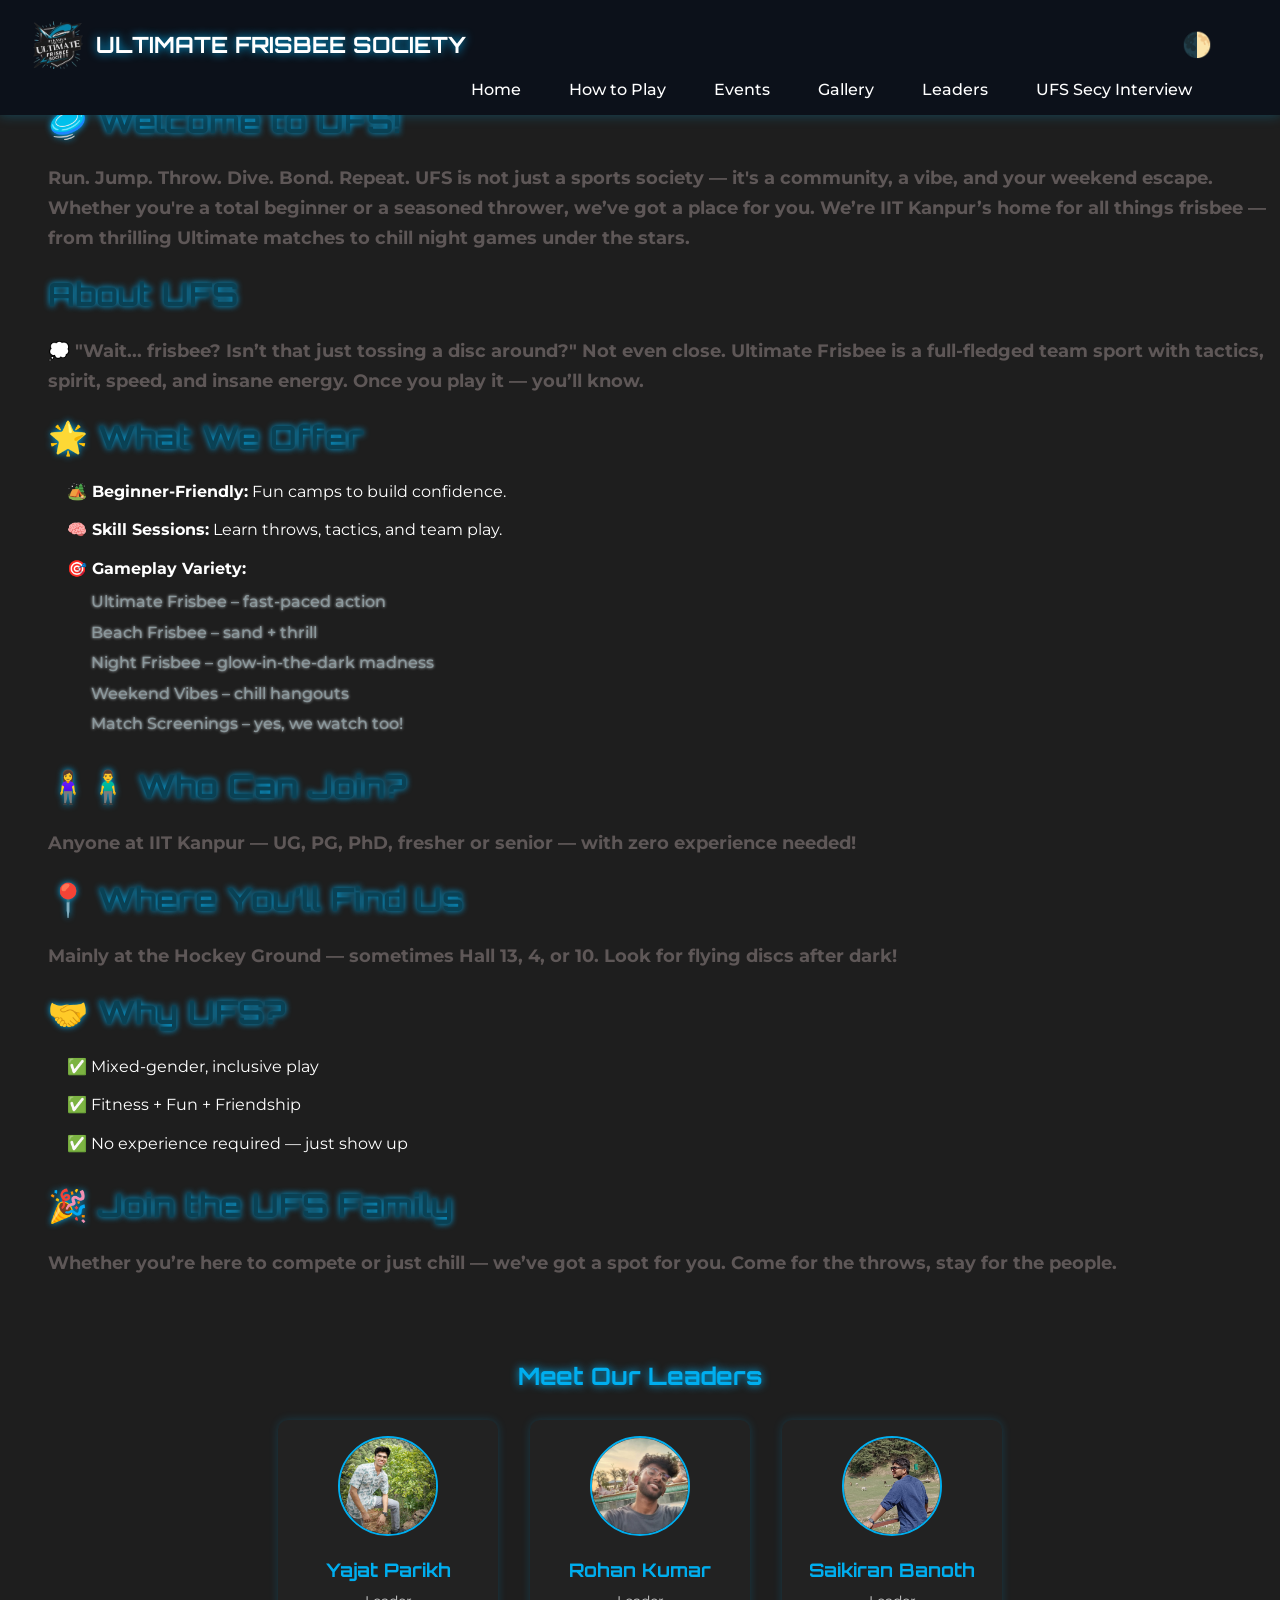
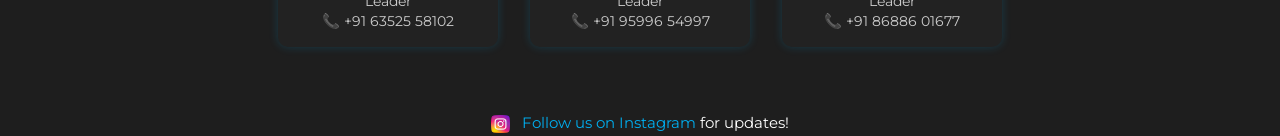
<file: index.html>
<!DOCTYPE html>
<html lang="en">
<head>
  <meta charset="UTF-8" />
  <meta name="viewport" content="width=device-width, initial-scale=1.0"/>
  <title>Ultimate Frisbee Society | IIT Kanpur</title>
  <link href="https://fonts.googleapis.com/css2?family=Orbitron:wght@600&family=Montserrat&display=swap" rel="stylesheet">
  <link rel="stylesheet" href="style.css" />
</head>
<body>
 <header class="ufs-navbar">
  <div class="ufs-logo-title">
    <img src="images/logos/logo.jpg" alt="UFS Logo" class="ufs-logo" />
    <span class="ufs-title">ULTIMATE FRISBEE SOCIETY</span>
  </div>
    <button class="theme-toggle" onclick="toggleTheme()">🌓</button>
  <!-- 🔽 Added hamburger toggle button -->
  <button class="nav-toggle" onclick="toggleNav()">☰</button>

  <nav class="ufs-nav">
    <ul class="ufs-nav-links" id="ufsNavLinks">
      <li><a href="index.html">Home</a></li>
      <li><a href="rules.html">How to Play</a></li>
      <li><a href="events.html">Events</a></li>
      <li><a href="gallery.html">Gallery</a></li>
      <li><a href="team.html">Leaders</a></li>
      <li><a href="interview.html">UFS Secy Interview</a></li>
    </ul>
  </nav>
</header>
  <section id="home" class="home-section">
  <h2>🥏 Welcome to UFS!</h2>
  <p>Run. Jump. Throw. Dive. Bond. Repeat.
UFS is not just a sports society — it's a community, a vibe, and your weekend escape. Whether you're a total beginner or a seasoned thrower, we’ve got a place for you. We’re IIT Kanpur’s home for all things frisbee — from thrilling Ultimate matches to chill night games under the stars.
</p>
</section>
<section id="about" class="page-section">
  <h2>About UFS</h2>
  <p>
    💭 "Wait... frisbee? Isn’t that just tossing a disc around?"
Not even close.
Ultimate Frisbee is a full-fledged team sport with tactics, spirit, speed, and insane energy. Once you play it — you’ll know.
  </p>
  <h2>🌟 What We Offer</h2>
  <ul>
  <li><strong>🏕️ Beginner-Friendly:</strong> Fun camps to build confidence.</li>
  <li><strong>🧠 Skill Sessions:</strong> Learn throws, tactics, and team play.</li>
  <li>
    <strong>🎯 Gameplay Variety:</strong>
    <ul>
      <h4>Ultimate Frisbee – fast-paced action</h4>
      <h4>Beach Frisbee – sand + thrill</h4>
      <h4>Night Frisbee – glow-in-the-dark madness</h4>
      <h4>Weekend Vibes – chill hangouts</h4>
      <h4>Match Screenings – yes, we watch too!</h4>
    </ul>
  </li>
</ul>

  <h2>🧍‍♀️🧍‍♂️ Who Can Join?</h2>
  <p>Anyone at IIT Kanpur — UG, PG, PhD, fresher or senior — with zero experience needed!</p>

  <h2>📍 Where You’ll Find Us</h2>
  <p>Mainly at the Hockey Ground — sometimes Hall 13, 4, or 10. Look for flying discs after dark!</p>

  <h2>🤝 Why UFS?</h2>
  <ul>
    <li>✅ Mixed-gender, inclusive play</li>
    <li>✅ Fitness + Fun + Friendship</li>
    <li>✅ No experience required — just show up</li>
  </ul>

  <h2>🎉 Join the UFS Family</h2>
  <p>Whether you’re here to compete or just chill — we’ve got a spot for you. Come for the throws, stay for the people.</p>
</section>
<section class="contact-section">
  <h2>Meet Our Leaders</h2>
  <div class="contact-cards">
    <div class="contact-card">
      <img src="images/team/yajat.jpeg" alt="Yajat Parikh" />
      <h3>Yajat Parikh</h3>
      <p class="desc">Leader<br>📞 +91 63525 58102</p>
    </div>
    <div class="contact-card">
      <img src="images/team/rohan.jpeg" alt="Rohan Kumar" />
      <h3>Rohan Kumar</h3>
      <p class="desc">Leader<br>📞 +91 95996 54997</p>
    </div>
    <div class="contact-card">
      <img src="images/team/saikiran.jpg" alt="Saikiran Banoth" />
      <h3>Saikiran Banoth</h3>
      <p class="desc">Leader<br>📞 +91 86886 01677</p>
    </div>
  </div>
</section>

<div class="footer">
  <p>
    <img src="images/logos/instagram.png" alt="Instagram" class="icon">
    <a href="https://www.instagram.com/ultimatefrisbee_iitk/" target="_blank">Follow us on Instagram</a> for updates!
  </p>
</div>
  <script>
function toggleNav() {
  document.getElementById("ufsNavLinks").classList.toggle("show");
}

function toggleTheme() {
  document.body.classList.toggle('light-theme');
  localStorage.setItem('theme', document.body.classList.contains('light-theme') ? 'light' : 'dark');
}

// Load saved theme on startup
window.onload = () => {
  const savedTheme = localStorage.getItem('theme');
  if (savedTheme === 'light') {
    document.body.classList.add('light-theme');
  }
};
</script>
  <script src="script.js"></script>
</body>
</html>
</file>
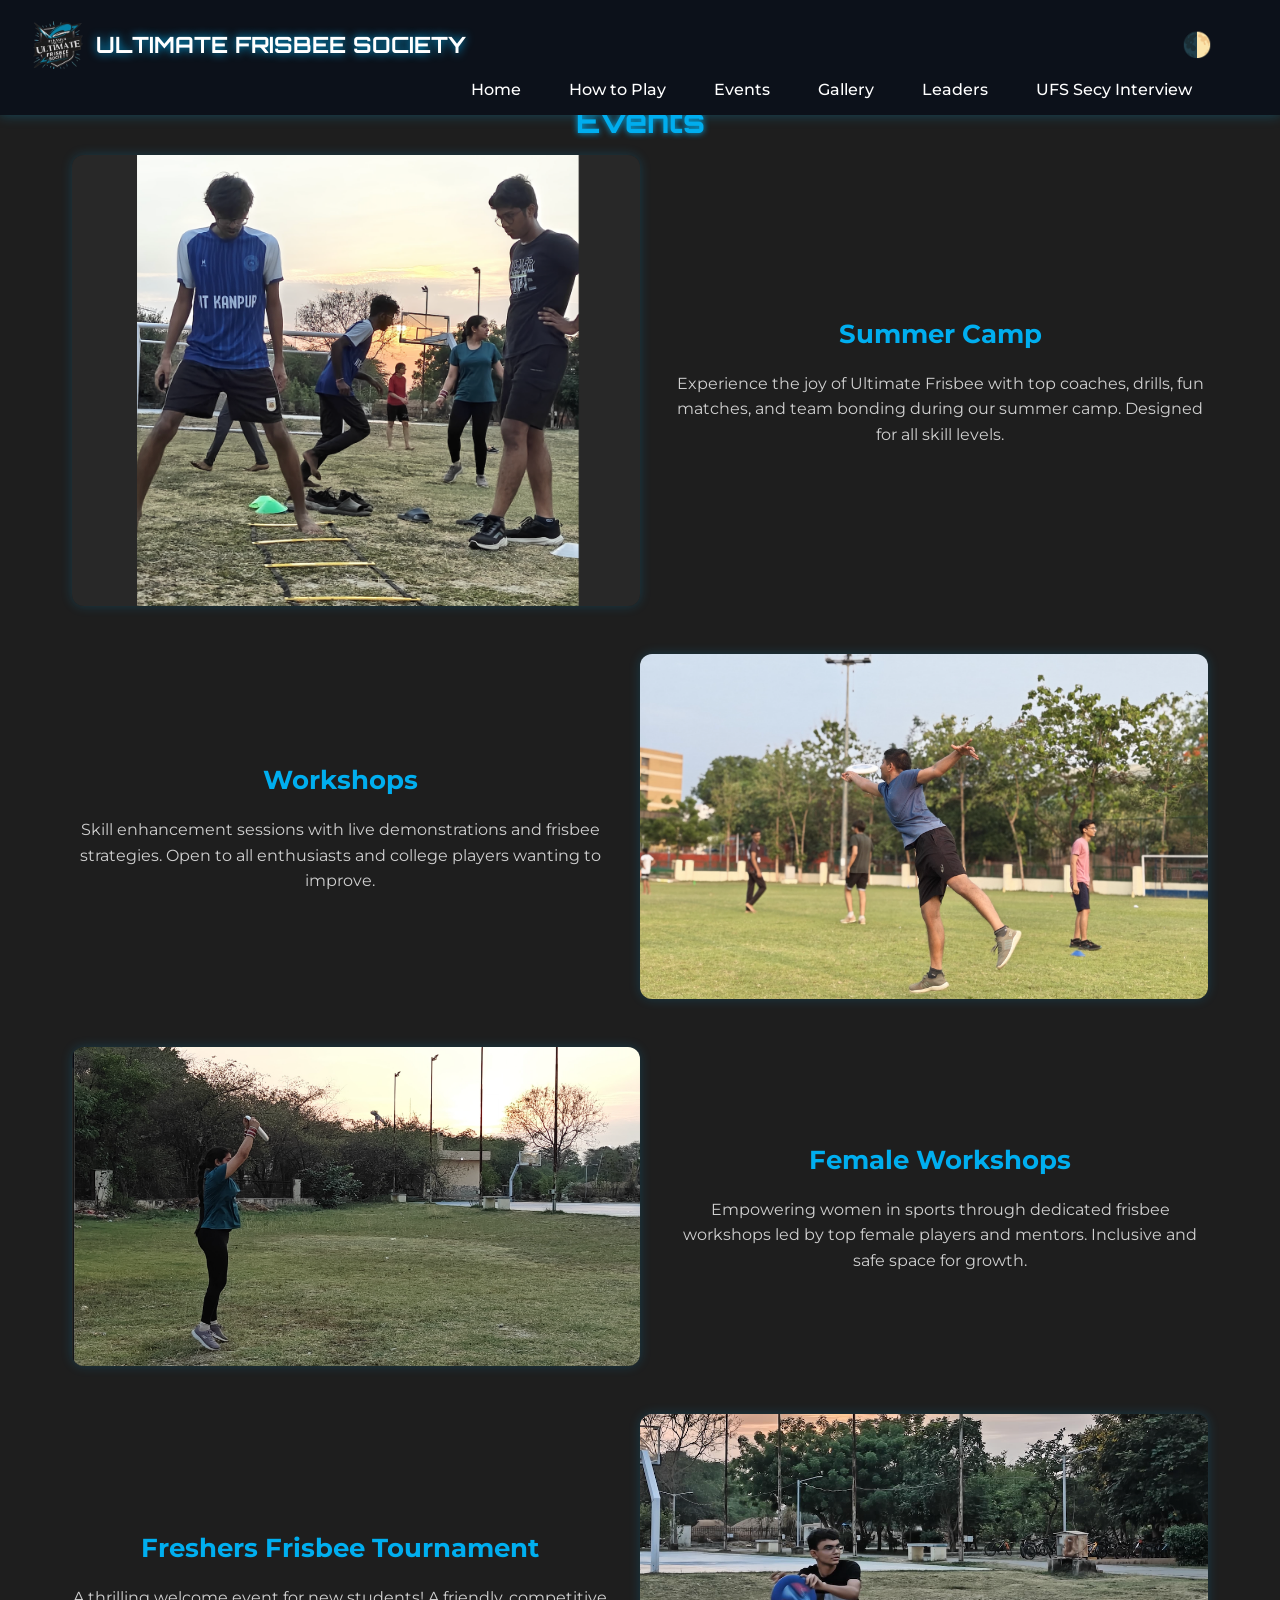
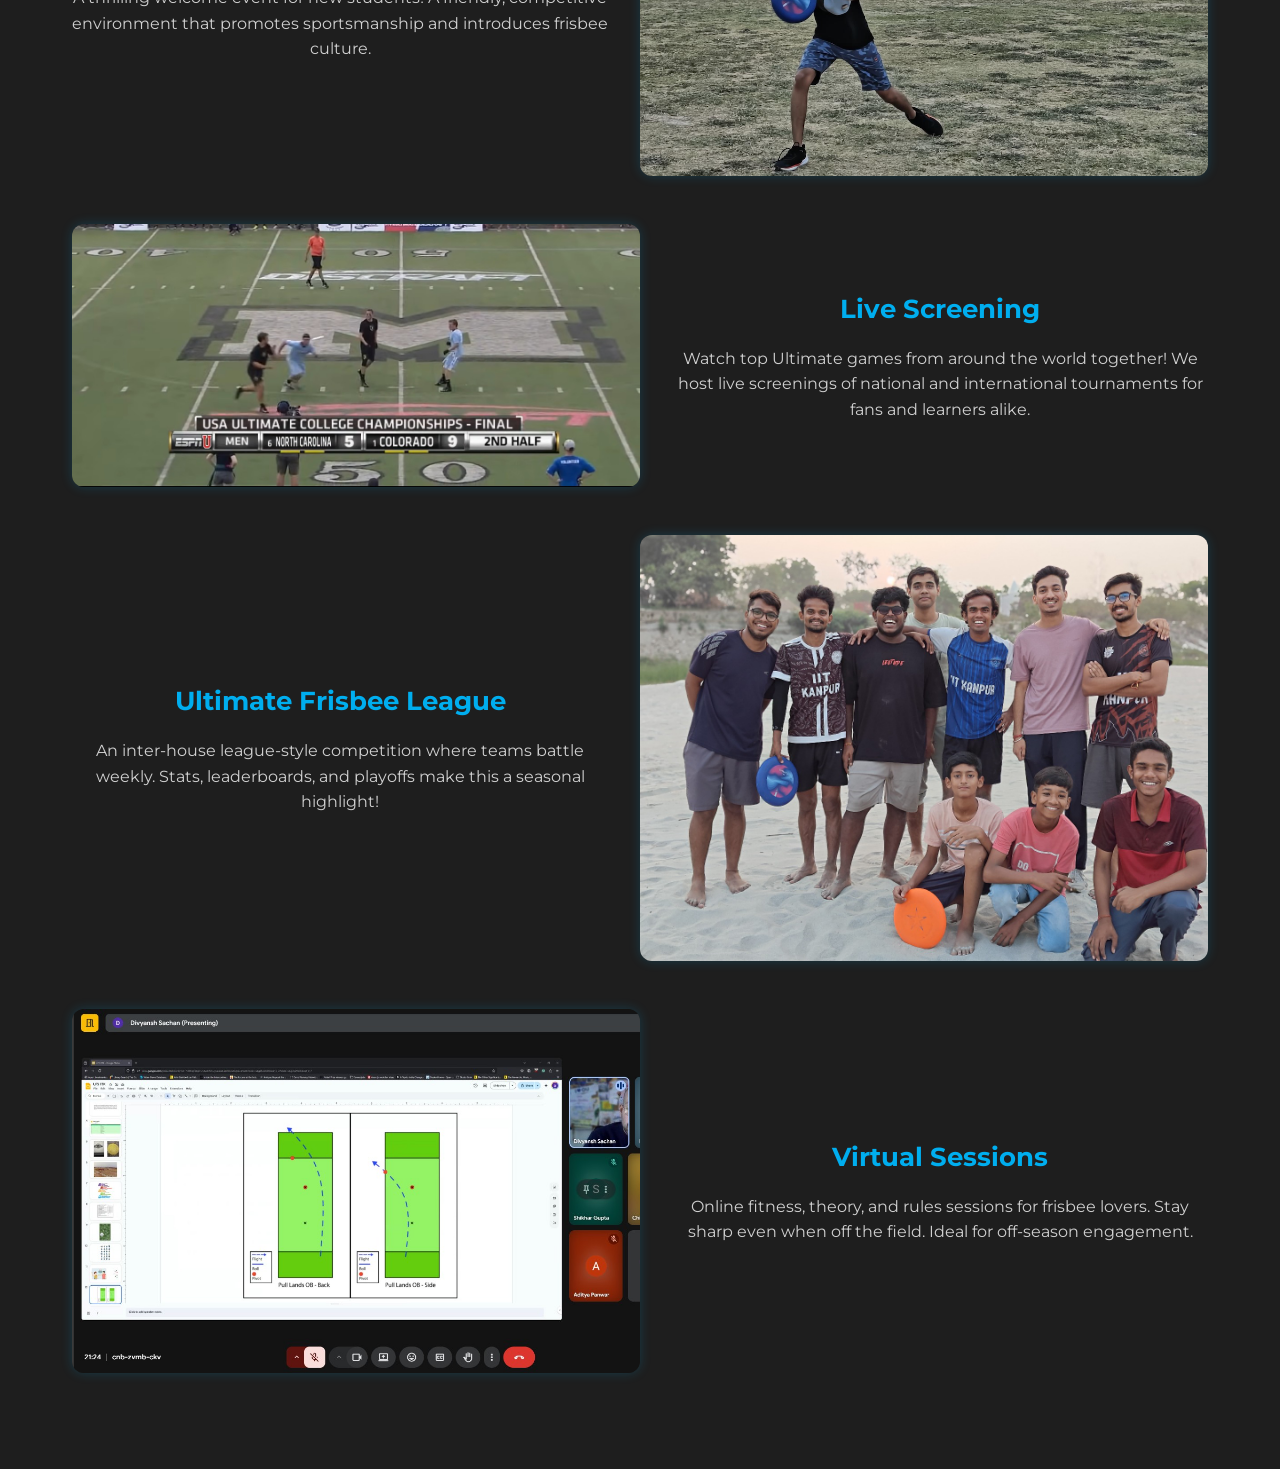
<file: events.html>
<!DOCTYPE html>
<html lang="en">
<head>
  <meta charset="UTF-8" />
  <meta name="viewport" content="width=device-width, initial-scale=1.0"/>
  <title>UFS Events</title>
  <link href="https://fonts.googleapis.com/css2?family=Orbitron:wght@600&family=Montserrat&display=swap" rel="stylesheet">
  <link rel="stylesheet" href="style.css" />
</head>
<body>
  <!-- Navbar -->
  <nav class="ufs-navbar">
    <div class="ufs-logo-title">
      <img src="images/logos/logo.jpg" alt="UFS Logo" class="ufs-logo" />
      <span class="ufs-title">ULTIMATE FRISBEE SOCIETY</span>
    </div>
    <button class="nav-toggle" onclick="toggleNav()">☰</button>
    <!-- Theme Toggle Button -->
<button class="theme-toggle" onclick="toggleTheme()">🌓</button>

    <div class="ufs-nav">
      <ul class="ufs-nav-links" id="ufsNavLinks">
        <li><a href="index.html">Home</a></li>
        <li><a href="rules.html">How to Play</a></li>
        <li><a href="events.html">Events</a></li>
        <li><a href="gallery.html">Gallery</a></li>
        <li><a href="team.html">Leaders</a></li>
        <li><a href="interview.html">UFS Secy Interview</a></li>
      </ul>
    </div>
  </nav>
  <!-- Events -->
  <main class="events-section">
    <h2 class="events-heading">Events</h2>

    <div class="event-block">
      <img src="images/events/summerCamp.png" alt="Summer Camp" class="event-img" />
      <div class="event-content">
        <h3>Summer Camp</h3>
        <p>Experience the joy of Ultimate Frisbee with top coaches, drills, fun matches, and team bonding during our summer camp. Designed for all skill levels.</p>
      </div>
    </div>

    <div class="event-block reverse">
      <img src="images/events/workshop.jpg" alt="Workshops" class="event-img" />
      <div class="event-content">
        <h3>Workshops</h3>
        <p>Skill enhancement sessions with live demonstrations and frisbee strategies. Open to all enthusiasts and college players wanting to improve.</p>
      </div>
    </div>

    <div class="event-block">
      <img src="images/events/female workshops.png" alt="Female Workshops" class="event-img" />
      <div class="event-content">
        <h3>Female Workshops</h3>
        <p>Empowering women in sports through dedicated frisbee workshops led by top female players and mentors. Inclusive and safe space for growth.</p>
      </div>
    </div>

    <div class="event-block reverse">
      <img src="images/events/WhatsApp Image 2025-05-29 at 22.11.06.jpeg" alt="Freshers Tournament" class="event-img" />
      <div class="event-content">
        <h3>Freshers Frisbee Tournament</h3>
        <p>A thrilling welcome event for new students! A friendly, competitive environment that promotes sportsmanship and introduces frisbee culture.</p>
      </div>
    </div>

    <div class="event-block">
      <img src="images/events/screening.jpg" alt="Live Screening" class="event-img" />
      <div class="event-content">
        <h3>Live Screening</h3>
        <p>Watch top Ultimate games from around the world together! We host live screenings of national and international tournaments for fans and learners alike.</p>
      </div>
    </div>

    <div class="event-block reverse">
      <img src="images/events/ultimate frisbee league.jpg" alt="Frisbee League" class="event-img" />
      <div class="event-content">
        <h3>Ultimate Frisbee League</h3>
        <p>An inter-house league-style competition where teams battle weekly. Stats, leaderboards, and playoffs make this a seasonal highlight!</p>
      </div>
    </div>

    <div class="event-block">
      <img src="images/events/virtualSession.jpg" alt="Virtual Sessions" class="event-img" />
      <div class="event-content">
        <h3>Virtual Sessions</h3>
        <p>Online fitness, theory, and rules sessions for frisbee lovers. Stay sharp even when off the field. Ideal for off-season engagement.</p>
      </div>
    </div>
  </main>

  <script src="script.js"></script>
</body>
</html>
</file>
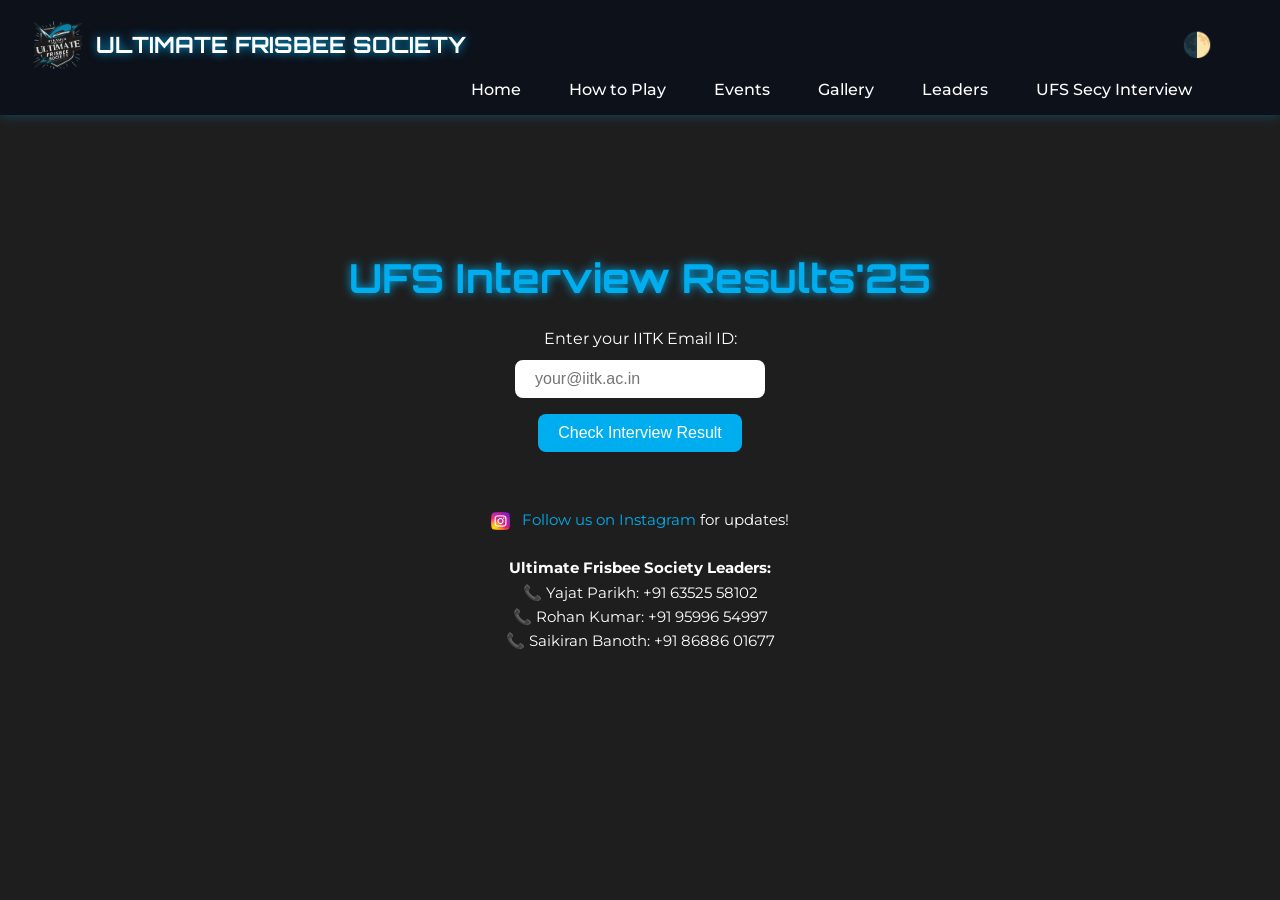
<file: interview.html>
<!DOCTYPE html>
<html lang="en">
<head>
  <meta charset="UTF-8" />
  <meta name="viewport" content="width=device-width, initial-scale=1.0"/>
  <title>Ultimate Frisbee Society | IIT Kanpur</title>
  <link href="https://fonts.googleapis.com/css2?family=Orbitron:wght@600&family=Montserrat&display=swap" rel="stylesheet">
  <link rel="stylesheet" href="style.css" />
</head>
<body>
 <header class="ufs-navbar">
  <div class="ufs-logo-title">
    <img src="images/logos/logo.jpg" alt="UFS Logo" class="ufs-logo" />
    <span class="ufs-title">ULTIMATE FRISBEE SOCIETY</span>
  </div>
  <!-- 🔽 Added hamburger toggle button -->
  <button class="nav-toggle" onclick="toggleNav()">☰</button>
<!-- Theme Toggle Button -->
<button class="theme-toggle" onclick="toggleTheme()">🌓</button>
  <nav class="ufs-nav">
    <ul class="ufs-nav-links" id="ufsNavLinks">
      <li><a href="index.html">Home</a></li>
      <li><a href="rules.html">How to Play</a></li>
      <li><a href="events.html">Events</a></li>
      <li><a href="gallery.html">Gallery</a></li>
      <li><a href="team.html">Leaders</a></li>
      <li><a href="UFS secy interview/UFS secy Interview.html">UFS Secy Interview</a></li>
    </ul>
  </nav>
</header>
    <h1>UFS Interview Results'25</h1>
  <p>Enter your IITK Email ID:</p>
  <input type="email" id="email" placeholder="your@iitk.ac.in" />
  <button onclick="lookup()">Check Interview Result</button>
  <div id="result"></div>

  <div class="footer">
    <p>
      <img src="images/logos/instagram.png" alt="Instagram" style="height: 1.2em; vertical-align: middle; margin-right: 8px;">
      <a href="https://www.instagram.com/ultimatefrisbee_iitk/" target="_blank">Follow us on Instagram</a> for updates!
    </p>
  </div>

  <div class="contacts">
    <p><strong>Ultimate Frisbee Society Leaders:</strong></p>
    <p>📞 Yajat Parikh: +91 63525 58102</p>
    <p>📞 Rohan Kumar: +91 95996 54997</p>
    <p>📞 Saikiran Banoth: +91 86886 01677</p>
  </div>
  
  <script>
    // Trigger lookup on Enter key press
    document.getElementById("email").addEventListener("keydown", function(event) {
      if (event.key === "Enter") {
        lookup();
      }
    });

    // Prefill email from localStorage
    window.onload = () => {
      const savedEmail = localStorage.getItem("ufsEmail");
      if (savedEmail) {
        document.getElementById("email").value = savedEmail;
      }
    };

    async function lookup() {
      const emailInput = document.getElementById("email");
      const email = emailInput.value.trim();
      const result = document.getElementById("result");

      if (!email) {
        result.textContent = "⚠️ Please enter a valid email.";
        return;
      }

      localStorage.setItem("ufsEmail", email);
      result.textContent = "⌛ Fetching...";

      try {
        const res = await fetch(`https://script.google.com/macros/s/AKfycbzBodb38wr7UraWhDVNP2H25Wd1N_b2AfLDPPTjVDsOSaOvsj_0BFUzUuOjLZtMkXNoqA/exec?email=${encodeURIComponent(email)}`);
        
        const text = await res.text();
        console.log("Raw response:", text);

        let data;
        try {
          data = JSON.parse(text);
        } catch (jsonErr) {
          result.textContent = "❗ Unexpected response format.";
          console.error("JSON Parse Error:", jsonErr);
          return;
        }

        if (data.timestamp) {
          result.innerHTML = `
            ${data.timestamp}<br><br>
            <span style="color: #00CED1; text-shadow: 0 0 5px #20B2AA;">🔗 Link for Whatsapp grp: <a 				  		    href="https://chat.whatsapp.com/LCXbpX9cHyYKqZOq9HuiqU" target="_blank" style="color: #00CED1;
 	    text-shadow: 0 0 5px #00CED1;">https://chat.whatsapp.com/LCXbpX9cHyYKqZOq9HuiqU</a></span>
          `;
        } else if (data.message) {
          result.textContent = `ℹ️ ${data.message}`;
        } else {
          result.textContent = "❌ No record found for that email.";
        }
      } catch (err) {
        result.textContent = "❗ Error connecting to server.";
        console.error("Fetch error:", err);
      }
    }
  </script>
  <script src="script.js"></script>
</body>
</html>
</file>
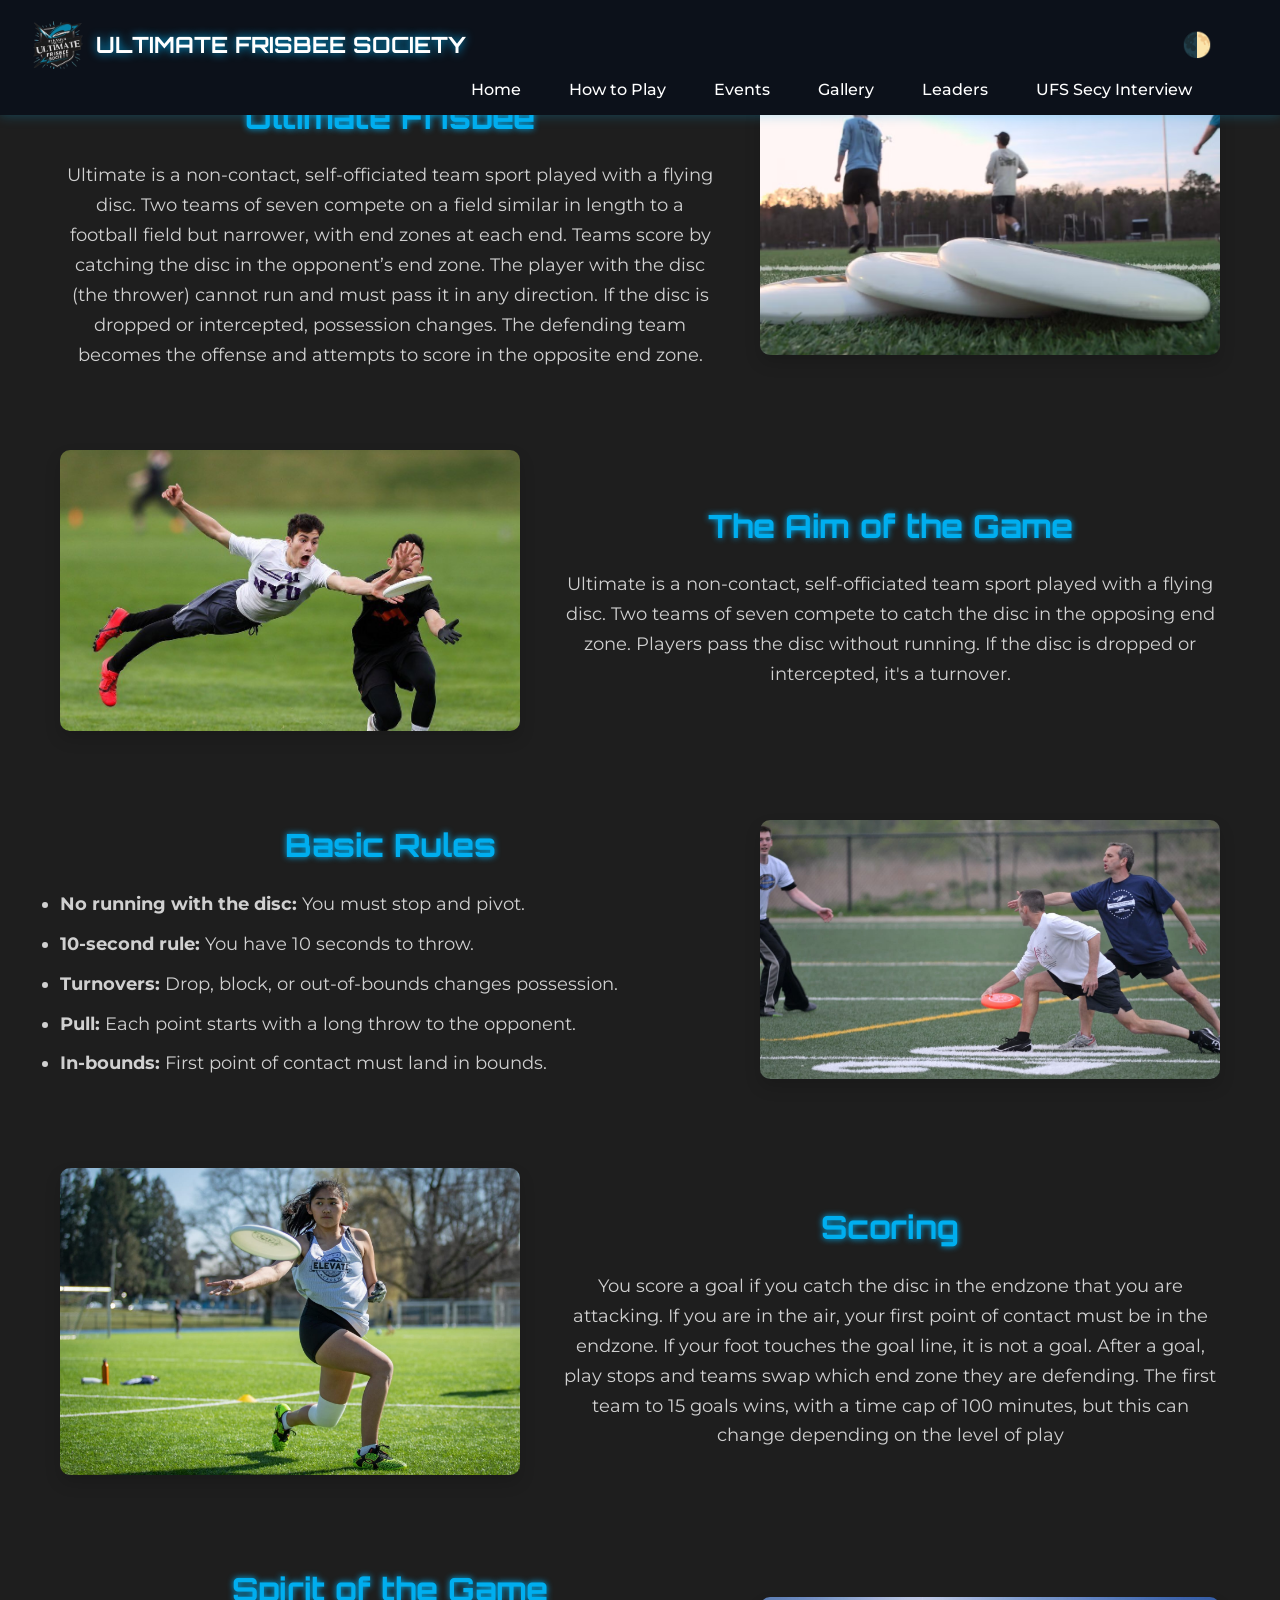
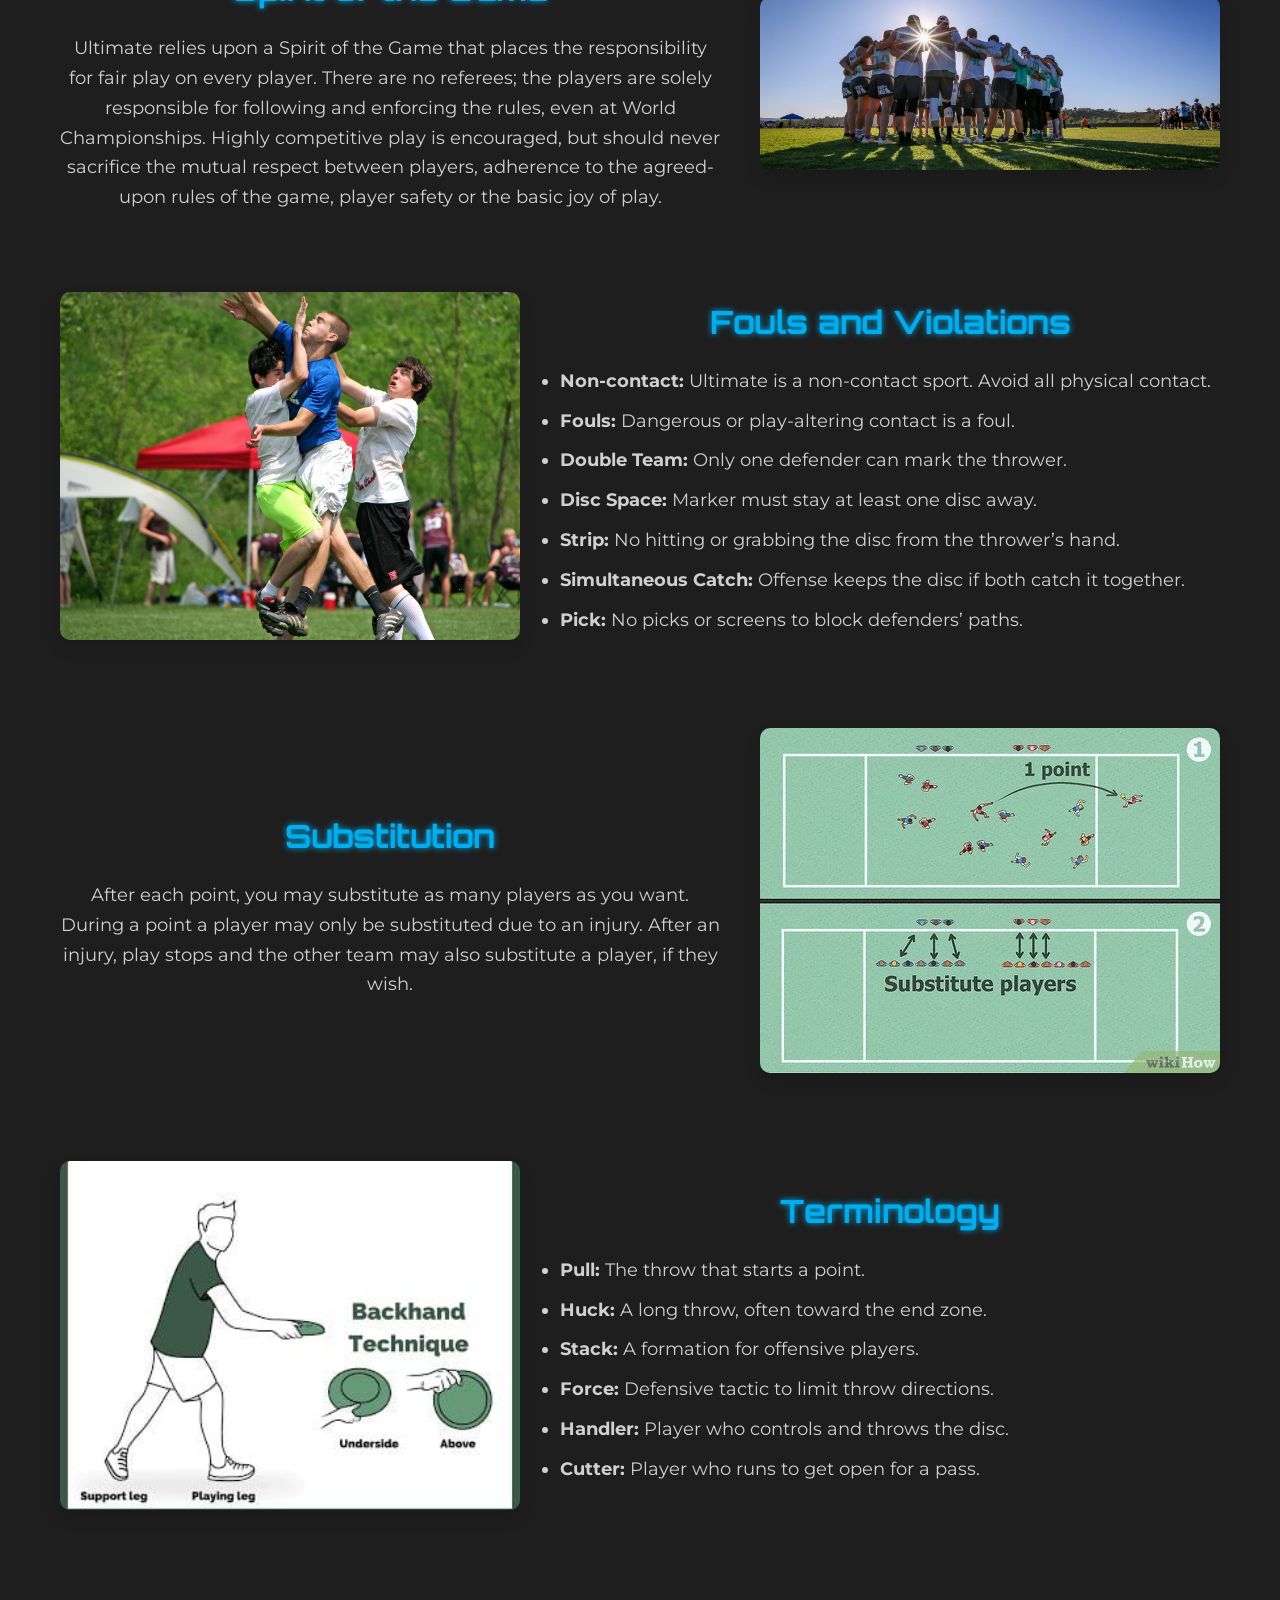
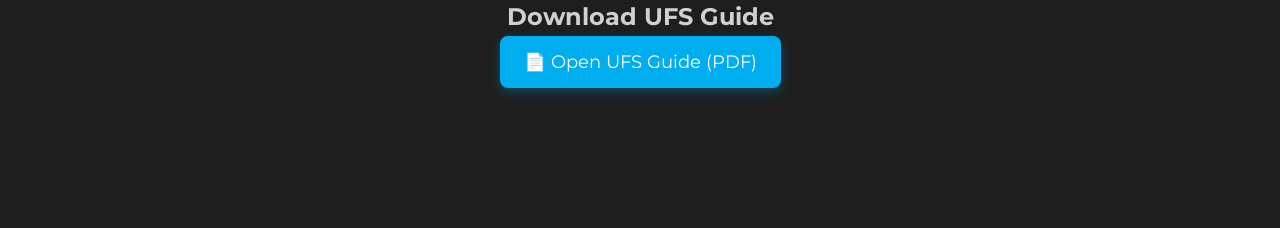
<file: rules.html>
<!DOCTYPE html>
<html lang="en">
<head>
  <meta charset="UTF-8" />
  <meta name="viewport" content="width=device-width, initial-scale=1.0"/>
  <title>Ultimate Frisbee Society | IIT Kanpur</title>
  <link href="https://fonts.googleapis.com/css2?family=Orbitron:wght@600&family=Montserrat&display=swap" rel="stylesheet">
  <link rel="stylesheet" href="style.css" />
</head>
<body class="rulesBody">
  <header class="ufs-navbar">
    <div class="ufs-logo-title">
      <img src="images/logos/logo.jpg" alt="UFS Logo" class="ufs-logo" />
      <span class="ufs-title">ULTIMATE FRISBEE SOCIETY</span>
    </div>
    <button class="nav-toggle" onclick="toggleNav()">☰</button>
    <!-- Theme Toggle Button -->
<button class="theme-toggle" onclick="toggleTheme()">🌓</button>
    <nav class="ufs-nav">
      <ul class="ufs-nav-links" id="ufsNavLinks">
        <li><a href="index.html">Home</a></li>
        <li><a href="rules.html">How to Play</a></li>
        <li><a href="events.html">Events</a></li>
        <li><a href="gallery.html">Gallery</a></li>
        <li><a href="team.html">Leaders</a></li>
        <li><a href="interview.html">UFS Secy Interview</a></li>
      </ul>
    </nav>
  </header>

  <main class="ufs-wrapper">
    <section class="ufs-section">
      <div class="section-content">
        <div class="ufs-text">
          <h2>Ultimate Frisbee</h2>
          <p>Ultimate is a non-contact, self-officiated team sport played with a flying disc. Two teams of seven compete on a field similar in length to a football field but narrower, with end zones at each end. Teams score by catching the disc in the opponent’s end zone. The player with the disc (the thrower) cannot run and must pass it in any direction. If the disc is dropped or intercepted, possession changes. The defending team becomes the offense and attempts to score in the opposite end zone.</p>
        </div>
        <div class="ufs-img">
          <img src="images/howToPlay/pic1.avif" alt="Frisbee action shot" />
        </div>
      </div>
    </section>

    <section class="ufs-section">
      <div class="section-content reverse">
        <div class="ufs-text">
          <h2>The Aim of the Game</h2>
          <p>Ultimate is a non-contact, self-officiated team sport played with a flying disc. Two teams of seven compete to catch the disc in the opposing end zone. Players pass the disc without running. If the disc is dropped or intercepted, it's a turnover.</p>
        </div>
        <div class="ufs-img">
          <img src="images/howToPlay/pic2.jpg" alt="Aim of game" />
        </div>
      </div>
    </section>

    <section class="ufs-section">
      <div class="section-content">
        <div class="ufs-text">
          <h2>Basic Rules</h2>
          <ul>
            <li><strong>No running with the disc:</strong> You must stop and pivot.</li>
            <li><strong>10-second rule:</strong> You have 10 seconds to throw.</li>
            <li><strong>Turnovers:</strong> Drop, block, or out-of-bounds changes possession.</li>
            <li><strong>Pull:</strong> Each point starts with a long throw to the opponent.</li>
            <li><strong>In-bounds:</strong> First point of contact must land in bounds.</li>
          </ul>
        </div>
        <div class="ufs-img">
          <img src="images/howToPlay/PHOTO-2025-06-23-14-43-50.jpg" alt="Rules" />
        </div>
      </div>
    </section>

    <section class="ufs-section">
      <div class="section-content reverse">
        <div class="ufs-text">
          <h2>Scoring</h2>
          <p>You score a goal if you catch the disc in the endzone that you are
attacking. If you are in the air, your first point of contact must be in the
endzone. If your foot touches the goal line, it is not a goal. After a goal,
play stops and teams swap which end zone they are defending. The
first team to 15 goals wins, with a time cap of 100 minutes, but this can
change depending on the level of play</p>
        </div>
        <div class="ufs-img">
          <img src="images/howToPlay/PHOTO-2025-06-23-14-43-51 2.jpg" alt="Scoring" />
        </div>
      </div>
    </section>

    <section class="ufs-section">
      <div class="section-content">
        <div class="ufs-text">
          <h2>Spirit of the Game</h2>
          <p>Ultimate relies upon a Spirit of the Game that places the responsibility
for fair play on every player. There are no referees; the players are
solely responsible for following and enforcing the rules, even at World
Championships. Highly competitive play is encouraged, but should
never sacrifice the mutual respect between players, adherence to the
agreed-upon rules of the game, player safety or the basic joy of play.</p>
        </div>
        <div class="ufs-img">
          <img src="images/howToPlay/spirit of the game.jpg" alt="Spirit" />
        </div>
      </div>
    </section>

    <section class="ufs-section">
  <div class="section-content reverse">
    <div class="ufs-text">
      <h2>Fouls and Violations</h2>
      <ul>
        <li><strong>Non-contact:</strong> Ultimate is a non-contact sport. Avoid all physical contact.</li>
        <li><strong>Fouls:</strong> Dangerous or play-altering contact is a foul.</li>
        <li><strong>Double Team:</strong> Only one defender can mark the thrower.</li>
        <li><strong>Disc Space:</strong> Marker must stay at least one disc away.</li>
        <li><strong>Strip:</strong> No hitting or grabbing the disc from the thrower’s hand.</li>
        <li><strong>Simultaneous Catch:</strong> Offense keeps the disc if both catch it together.</li>
        <li><strong>Pick:</strong> No picks or screens to block defenders’ paths.</li>
      </ul>
    </div>
    <div class="ufs-img">
      <img src="images/howToPlay/foul and violation.jpg" alt="fouls" />
    </div>
  </div>
</section>

    <section class="ufs-section">
      <div class="section-content">
        <div class="ufs-text">
          <h2>Substitution</h2>
          <p>After each point, you may substitute as many players as you want.
During a point a player may only be substituted due to an injury. After
an injury, play stops and the other team may also substitute a player, if
they wish.</p>
        </div>
        <div class="ufs-img">
          <img src="images/howToPlay/PHOTO-2025-06-23-14-43-50 2.jpg" alt="Substitution" />
        </div>
      </div>
    </section>

    <section class="ufs-section">
      <div class="section-content reverse">
        <div class="ufs-text">
          <h2>Terminology</h2>
          <ul>
            <li><strong>Pull:</strong> The throw that starts a point.</li>
            <li><strong>Huck:</strong> A long throw, often toward the end zone.</li>
            <li><strong>Stack:</strong> A formation for offensive players.</li>
            <li><strong>Force:</strong> Defensive tactic to limit throw directions.</li>
            <li><strong>Handler:</strong> Player who controls and throws the disc.</li>
            <li><strong>Cutter:</strong> Player who runs to get open for a pass.</li>
          </ul>
        </div>
        <div class="ufs-img">
          <img src="images/howToPlay/PHOTO-2025-06-23-14-49-23.jpg" alt="Terminology" />
        </div>
      </div>
    </section>

    <section class="ufs-section ufs-download">
      <h2>Download UFS Guide</h2>
      <a href="howToPlayDoc/HowToPlay.pdf" target="_blank" class="pdf-button">📄 Open UFS Guide (PDF)</a>
    </section>
  </main>
  <script src="script.js"></script>
</body>
</html>
</file>
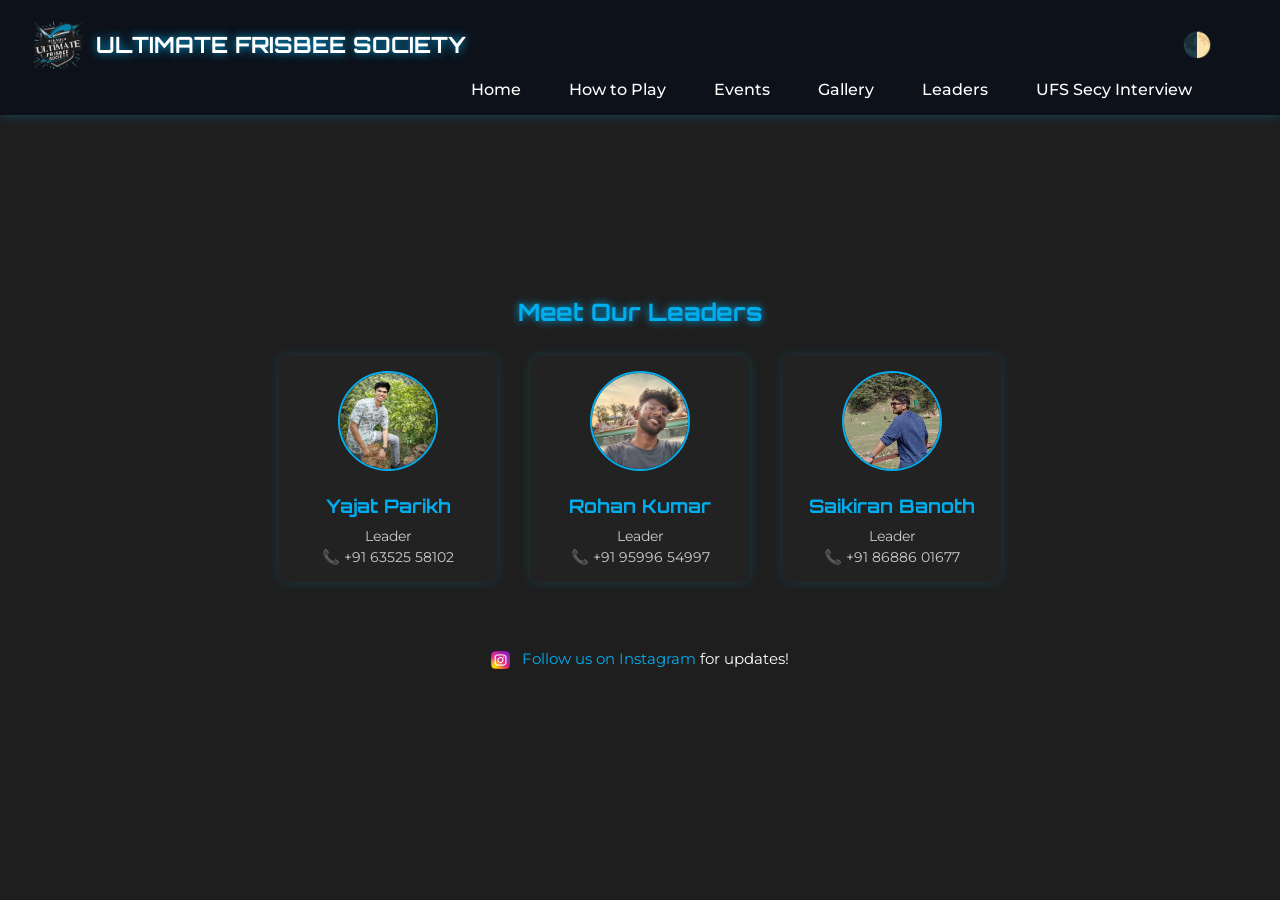
<file: team.html>
<!DOCTYPE html>
<html lang="en">
<head>
  <meta charset="UTF-8" />
  <meta name="viewport" content="width=device-width, initial-scale=1.0"/>
  <title>Ultimate Frisbee Society | IIT Kanpur</title>
  <link href="https://fonts.googleapis.com/css2?family=Orbitron:wght@600&family=Montserrat&display=swap" rel="stylesheet">
  <link rel="stylesheet" href="style.css"> <!-- optional shared styling -->
</head>
<body>

  <header class="ufs-navbar">
    <div class="ufs-logo-title">
      <img src="images/logos/logo.jpg" alt="UFS Logo" class="ufs-logo" />
      <span class="ufs-title">ULTIMATE FRISBEE SOCIETY</span>
    </div>
    <button class="nav-toggle" onclick="toggleNav()">☰</button>
    <!-- Theme Toggle Button -->
<button class="theme-toggle" onclick="toggleTheme()">🌓</button>
    <nav class="ufs-nav">
      <ul class="ufs-nav-links" id="ufsNavLinks">
        <li><a href="index.html">Home</a></li>
        <li><a href="rules.html">How to Play</a></li>
        <li><a href="events.html">Events</a></li>
        <li><a href="gallery.html">Gallery</a></li>
        <li><a href="team.html">Leaders</a></li>
        <li><a href="interview.html">UFS Secy Interview</a></li>
      </ul>
    </nav>
  </header>
  <section class="contact-section">
  <h2>Meet Our Leaders</h2>
  <div class="contact-cards">
    <div class="contact-card">
      <img src="images/team/yajat.jpeg" alt="Yajat Parikh" />
      <h3>Yajat Parikh</h3>
      <p class="desc">Leader<br>📞 +91 63525 58102</p>
    </div>
    <div class="contact-card">
      <img src="images/team/rohan.jpeg" alt="Rohan Kumar" />
      <h3>Rohan Kumar</h3>
      <p class="desc">Leader<br>📞 +91 95996 54997</p>
    </div>
    <div class="contact-card">
      <img src="images/team/saikiran.jpg" alt="Saikiran Banoth" />
      <h3>Saikiran Banoth</h3>
      <p class="desc">Leader<br>📞 +91 86886 01677</p>
    </div>
  </div>
</section>

<div class="footer">
  <p>
    <img src="images/logos/instagram.png" alt="Instagram" class="icon">
    <a href="https://www.instagram.com/ultimatefrisbee_iitk/" target="_blank">Follow us on Instagram</a> for updates!
  </p>
</div>
  <script src="script.js"></script>
</body>
</html>
</file>
<file: style.css>
/* Reset */
* {
  margin: 0;
  padding: 0;
  box-sizing: border-box;
}

:root {
  --bg-color-dark: #1e1e1e;
  --text-color-dark: #ffffff;
  --bg-color-light: #ffffff;
  --text-color-light: #000000;
  --accent-color: #00AEEF;
  --text-light: var(--bg-color-dark);
  --text-dark:white;
}

body {
  background-color: var(--bg-color-dark);
  color: var(--text-color-dark);
}

body.light-theme {
  background-color: var(--bg-color-light);
  color: var(--text-color-light);
}

body.light-theme .ufs-navbar,
body.light-theme .ufs-nav-links,
body.light-theme .contact-card {
  background-color: #f0f0f0;
  color: var(--text-color-light);
  box-shadow: 0 0 10px rgba(0,0,0,0.15);
}

body.light-theme .ufs-title,
body.light-theme .events-heading,
body.light-theme h2,
body.light-theme h3 {
  color: var(--accent-color);
  text-shadow: none;
}

body.light-theme .footer a {
  color: #007EAE;
}

body.light-theme .contact-card .desc {
  color: #333;
}

body.light-theme .ufs-nav-links li a {
  color: #000;
}

body.light-theme .ufs-nav-links li a:hover {
  color: var(--accent-color);
}

body.light-theme .event-content p,
body.light-theme .page-section p {
  color: #444;
}



.theme-toggle {
  background: none;
  border: none;
  font-size: 1.5rem;
  margin-right: 1rem;
  cursor: pointer;
  color: white;
  transition: color 0.3s ease;
}

body.light-theme .theme-toggle {
  color: black;
}

html {
  scroll-behavior: smooth;
}

body {
  margin: 0;
  padding: 0;
  font-family: 'Montserrat', sans-serif;
  background-color: #1e1e1e;
  color: white;
  line-height: 1.6;
  display: flex;
  flex-direction: column;
  align-items: center;
  justify-content: center;
  min-height: 100vh;
  text-align: center;
  position: relative;
  overflow-x: hidden;
  overflow-y: auto;
  scrollbar-width: none;
  -ms-overflow-style: none;
}

body::-webkit-scrollbar {
  display: none;
}
/* Footer */
.footer {
  margin-top: 2rem;
  font-size: 0.95rem;
  z-index: 1;
}

.footer a {
  color: #00AEEF;
  text-decoration: none;
}

.footer a:hover {
  text-decoration: underline;
}

.contacts {
  margin-top: 1.5rem;
  z-index: 1;
  font-size: 0.95rem;
  line-height: 1.6;
}

.icon {
  height: 1.2em;
  vertical-align: middle;
  margin-right: 8px;
}

/* Navbar */
/* 🌐 Base Navbar Styling */
.ufs-navbar {
  width: 100%;
  padding: 0.8rem 2rem;
  background-color: #0c111a;
  display: flex;
  align-items: center;
  justify-content: space-between;
  position: fixed;
  top: 0;
  z-index: 999;
  box-shadow: 0 0 12px rgba(0, 174, 239, 0.3);
  flex-wrap: wrap;
}

.ufs-logo-title {
  display: flex;
  align-items: center;
  gap: 12px;
  flex-shrink: 1;
  min-width: 0;
  max-width: 100%;
}

.ufs-logo {
  height: 48px;
  width: auto;
  border-radius: 6px;
  flex-shrink: 0;
}

.ufs-title {
  font-family: 'Orbitron', sans-serif;
  font-size: 1.4rem;
  color: #ffffff;
  font-weight: 700;
  text-shadow: 0 0 10px #00AEEF;
  white-space: nowrap;
}

.ufs-nav {
  flex-grow: 1;
  display: flex;
  justify-content: flex-end;
  max-width: 100%;
  margin-right: 3.5rem;
}

.ufs-nav-links {
  list-style: none;
  display: flex;
  gap: 3rem;
  margin: 0;
  padding: 0;
  flex-wrap: wrap;
  transition: all 0.3s ease;
}

.ufs-nav-links li a {
  color: #ffffff;
  text-decoration: none;
  font-family: 'Montserrat', sans-serif;
  font-weight: 500;
  font-size: 1rem;
  padding: 0.3rem 0;
  transition: all 0.3s ease;
  position: relative;
  white-space: nowrap;
}

.ufs-nav-links li a::after {
  content: '';
  position: absolute;
  left: 0;
  bottom: -4px;
  width: 0;
  height: 2px;
  background: #00AEEF;
  transition: width 0.3s ease;
}

.ufs-nav-links li a:hover {
  color: #00AEEF;
}

.ufs-nav-links li a:hover::after {
  width: 100%;
}

/* 🍔 Hamburger Toggle */
.nav-toggle {
  display: none;
  font-size: 2rem;
  background: none;
  border: none;
  color: white;
  cursor: pointer;
}

/* 📱 Responsive Styles */
@media (max-width: 768px) {
  .ufs-navbar {
    padding: 0.5rem 1rem;
  }

  .ufs-logo {
    height: 40px;
  }

  .ufs-title {
    font-size: 1.1rem;
  }

  .ufs-nav {
    margin-right: 0;
    width: 100%;
    justify-content: flex-end;
  }

  .nav-toggle {
    display: block;
  }

  .ufs-nav-links {
    display: none;
    flex-direction: column;
    position: absolute;
    top: 60px;
    right: 10px;
    background-color: #0b111f;
    padding: 12px 16px;
    border-radius: 8px;
    box-shadow: 0 8px 16px rgba(0, 174, 239, 0.15);
    z-index: 1000;
  }

  .ufs-nav-links.show {
    display: flex;
  }

  .ufs-nav-links li {
    margin: 10px 0;
  }
  @media (max-width: 768px) {
  .ufs-title {
    font-size: 3vw;
  }
}

@media (max-width: 480px) {
  .ufs-title {
    font-size: 3vw;
  }
}
}
/* 
.ufs-welcome {
  padding: 0rem 1rem;
  max-width: 1000px;
  margin: auto;
  font-family: 'Montserrat', sans-serif;
  line-height: 1.7;
  color: #d0d0d0;
} */

/* === Left-Aligned Home Page Styles === */
.home-section {
  z-index: 1;
}

.home-section h2 {
  margin-top: 6rem;
}

.home-section,
.page-section{
  text-align: left;
  padding-left: 3rem;
  margin: 0 auto;
  max-width: 1350px;
  z-index: 1;
  color:var()
}

.home-section h2,
.page-section h2{
  text-align: left;
  font-size: 2rem;
  margin-bottom: 1rem;
  color: #0a4154;
  font-family: 'Orbitron', sans-serif;
  text-shadow: 0 0 6px #00AEEF;
}

.home-section p,
.page-section p {
  text-align: left;
  font-size: 1.1rem;
  color: #5e5757;
  margin-bottom: 1rem;
  line-height: 1.7;
  font-weight: bolder;
}
.page-section > * {
  margin-bottom: 1.2rem;
}

.page-section ul {
  margin-top: 0.5rem;
  margin-bottom: 1.5rem;
}

.page-section ul li {
  margin-bottom: 0.6rem;
  list-style-type: none;
}
.page-section ul {
  padding-left: 1.2rem;
  margin-bottom: 1.5rem;
}

.page-section ul li {
  text-align: left;
  font-size: 1rem;
  margin-bottom: 0.8rem;
}

.page-section ul ul {
  margin-top: 0.5rem;
  padding-left: 1.5rem;
  list-style-type: circle;
}

.page-section h4 {
  font-size: 1rem;
  font-weight: 500;
  color: #8a979b;
  margin: 0.3rem 0;
  font-family: 'Montserrat', sans-serif;
  text-shadow: 0 0 3px #c9d1d5;
}
@media (max-width: 768px) {
  .home-section,
  .page-section {
    margin: 1px;
  }
  .home-section h2 {
    margin-top: 4rem;
  }

  .page-section h2,
  .home-section h2 {
    font-size: 1.5rem;
  }

  .page-section ul {
    padding-left: 1rem;
  }

  .page-section ul ul {
    padding-left: 1.2rem;
  }
}
/* Contact Section */
.contact-section {
  margin-top: 2rem;
  padding: 2rem;
  z-index: 1;
}

.contact-section h2 {
  color: #00AEEF;
  text-shadow: 0 0 8px #00AEEF;
  margin-bottom: 1.5rem;
  font-family: 'Orbitron', sans-serif;
}

.contact-cards {
  display: flex;
  flex-wrap: wrap;
  gap: 2rem;
  justify-content: center;
}

.contact-card {
  background-color: #222;
  border-radius: 10px;
  padding: 1rem;
  text-align: center;
  width: 220px;
  box-shadow: 0 0 10px rgba(0, 174, 239, 0.2);
  transition: transform 0.3s;
}

.contact-card:hover {
  transform: translateY(-5px);
  box-shadow: 0 0 15px rgba(0, 174, 239, 0.4);
}

.contact-card img {
  width: 100px;
  height: 100px;
  object-fit: cover;
  border-radius: 50%;
  border: 2px solid #00AEEF;
  margin-bottom: 0.5rem;
}

.contact-card h3 {
  margin: 0.3rem 0;
  font-family: 'Orbitron', sans-serif;
  color: #00AEEF;
}

.contact-card .desc {
  font-size: 0.9rem;
  color: #ccc;
  font-family: 'Montserrat', sans-serif;
  line-height: 1.4;
}

/* Events Section */
.events-section {
  padding: 6rem 2rem 3rem;
  max-width: 1200px;
  margin: auto;
}

.events-heading {
  font-family: 'Orbitron', sans-serif;
  font-size: 2rem;
  color: #00AEEF;
  margin-bottom: 0.5rem;
  text-shadow: 0 0 6px #00AEEF;
}

.event-block {
  display: flex;
  align-items: center;
  gap: 2rem;
  margin-bottom: 3rem;
}

.event-block.reverse {
  flex-direction: row-reverse;
}

.event-img {
  width: 50%;
  height: auto;
  border-radius: 12px;
  box-shadow: 0 0 12px rgba(0, 174, 239, 0.2);
  transition: 1s ease;
}
.event-img:hover {
  scale: 1.01;
}

.event-content {
  width: 50%;
}

.event-content h3 {
  color: #00AEEF;
  font-size: 1.6rem;
  margin-bottom: 1rem;
}

.event-content p {
  color: #d0d0d0;
  font-size: 1rem;
  font-weight: 400;
}
@media (max-width: 768px) {
  .img-right,
  .event-block {
    flex-direction: column;
  }

  .event-img,
  .event-content {
    width: 100%;
  }

  .ufs-terms ul {
    columns: 1;
  }
}
/* how to play (rules page) styling*/
/* Base Wrapper */
.rulesBody {
  margin-top: 30px;
}
.ufs-wrapper {
  max-width: 1200px;
  margin: 60px auto;
  padding: 0 20px;
  font-family: 'Montserrat', sans-serif;
  color: #d0d0d0;
}

/* Section Container */
.ufs-section {
  margin-bottom: 80px;
}

.section-content {
  display: flex;
  align-items: center;
  justify-content: space-between;
  flex-wrap: wrap;
  gap: 40px;
}

.section-content.reverse {
  flex-direction: row-reverse;
}

.ufs-text {
  flex: 1 1 500px;
  font-size: 1.1rem;
  line-height: 1.7;
}

.ufs-text h2 {
  font-family: 'Orbitron', sans-serif;
  font-size: 2rem;
  color: #00AEEF;
  margin-bottom: 1rem;
  text-shadow: 0 0 6px #00AEEF;
}

.ufs-img {
  flex: 1 1 300px;
}

.ufs-img img {
  width: 100%;
  border-radius: 10px;
  box-shadow: 0 8px 16px rgba(0, 0, 0, 0.15);
}

.ufs-section ul {
  padding-left: 0;
  text-align: left;
}

.ufs-section li {
  margin-bottom: 10px;
}

/* Download Button */
.ufs-download {
  text-align: center;
  margin-top: 40px;
}

.pdf-button {
  display: inline-block;
  background-color: #00AEEF;
  color: #fff;
  padding: 12px 24px;
  font-size: 1.1rem;
  font-family: 'Montserrat', sans-serif;
  border: none;
  border-radius: 8px;
  text-decoration: none;
  transition: background-color 0.3s ease;
  box-shadow: 0 4px 12px rgba(0, 174, 239, 0.3);
}

.pdf-button:hover {
  background-color: #008bb9;
}

/* Responsive Design */
@media (max-width: 768px) {
  .section-content,
  .section-content.reverse {
    flex-direction: column;
    text-align: center;
  }

  .ufs-text {
    flex: 1 1 auto;
  }

  .ufs-img {
    flex: 1 1 auto;
  }

  .ufs-text h2 {
    font-size: 1.6rem;
  }
}
/* gallery page */
.gallery-section {
  padding: 4rem 2rem;
  max-width: 1200px;
  margin: auto;
  font-family: 'Montserrat', sans-serif;
}

.gallery-heading {
  margin-top: 30px;
  font-family: 'Orbitron', sans-serif;
  font-size: 2.5rem;
  text-align: center;
  color: #00AEEF;
  margin-bottom: 2rem;
  text-shadow: 0 0 5px #00AEEF;
}

.gallery-grid {
  display: grid;
  grid-template-columns: repeat(auto-fit, minmax(250px, 1fr));
  gap: 20px;
}

.gallery-grid img {
  width: 100%;
  height: 80%;
  object-fit: cover;
  border-radius: 10px;
  box-shadow: 0 8px 16px rgba(0,0,0,0.2);
  transition: transform 0.3s ease;
}
.gallery-grid video {
  width: 150%;
  border-radius: 10px;
  box-shadow: 0 8px 16px rgba(0,0,0,0.2);
  transition: transform 0.3s ease;
}

.gallery-grid img:hover {
  transform: scale(1.05);
}
@media (max-width: 768px) {
  .gallery-grid video {
  width: 100%;
  border-radius: 10px;
  box-shadow: 0 8px 16px rgba(0,0,0,0.2);
  transition: transform 0.3s ease;
}

}

/* interview results page styles */
body {
      margin: 0;
      padding: 0;
      background-color: #1e1e1e;
      font-family: 'Montserrat', sans-serif;
      color: #ffffff;
      display: flex;
      flex-direction: column;
      align-items: center;
      justify-content: center;
      min-height: 100vh;
      text-align: center;
      position: relative;
      overflow-x: hidden; /* hide horizontal scrollbar */
      overflow-y: auto;   /* allow vertical scrolling */

    }
    h1 {
      font-family: 'Orbitron', sans-serif;
      font-size: 2.5rem;
      color: #00AEEF;
      text-shadow: 0 0 10px #00AEEF;
      margin-bottom: 1rem;
      z-index: 1;
    }

    input, button {
      padding: 10px 20px;
      font-size: 1rem;
      margin: 0.5rem;
      border: none;
      border-radius: 8px;
      outline: none;
      transition: 0.3s ease;
      z-index: 1;
    }

    input {
      width: 250px;
    }

    button {
      background-color: #00AEEF;
      color: #fff;
      cursor: pointer;
    }

    button:hover {
      background-color: #007EAE;
    }

    #result {
      margin-top: 1rem;
      font-size: 1.2rem;
      color: #00ffcc;
      text-shadow: 0 0 5px #00ffcc;
      z-index: 1;
    }

    .footer {
      margin-top: 2rem;
      font-size: 0.95rem;
      z-index: 1;
    }

    .footer a {
      color: #00AEEF;
      text-decoration: none;
    }

    .footer a:hover {
      text-decoration: underline;
    }

    .contacts {
      margin-top: 1.5rem;
      z-index: 1;
      font-size: 0.95rem;
      line-height: 1.6;
    }

    .emoji {
      font-size: 1.3rem;
    }
</file>
